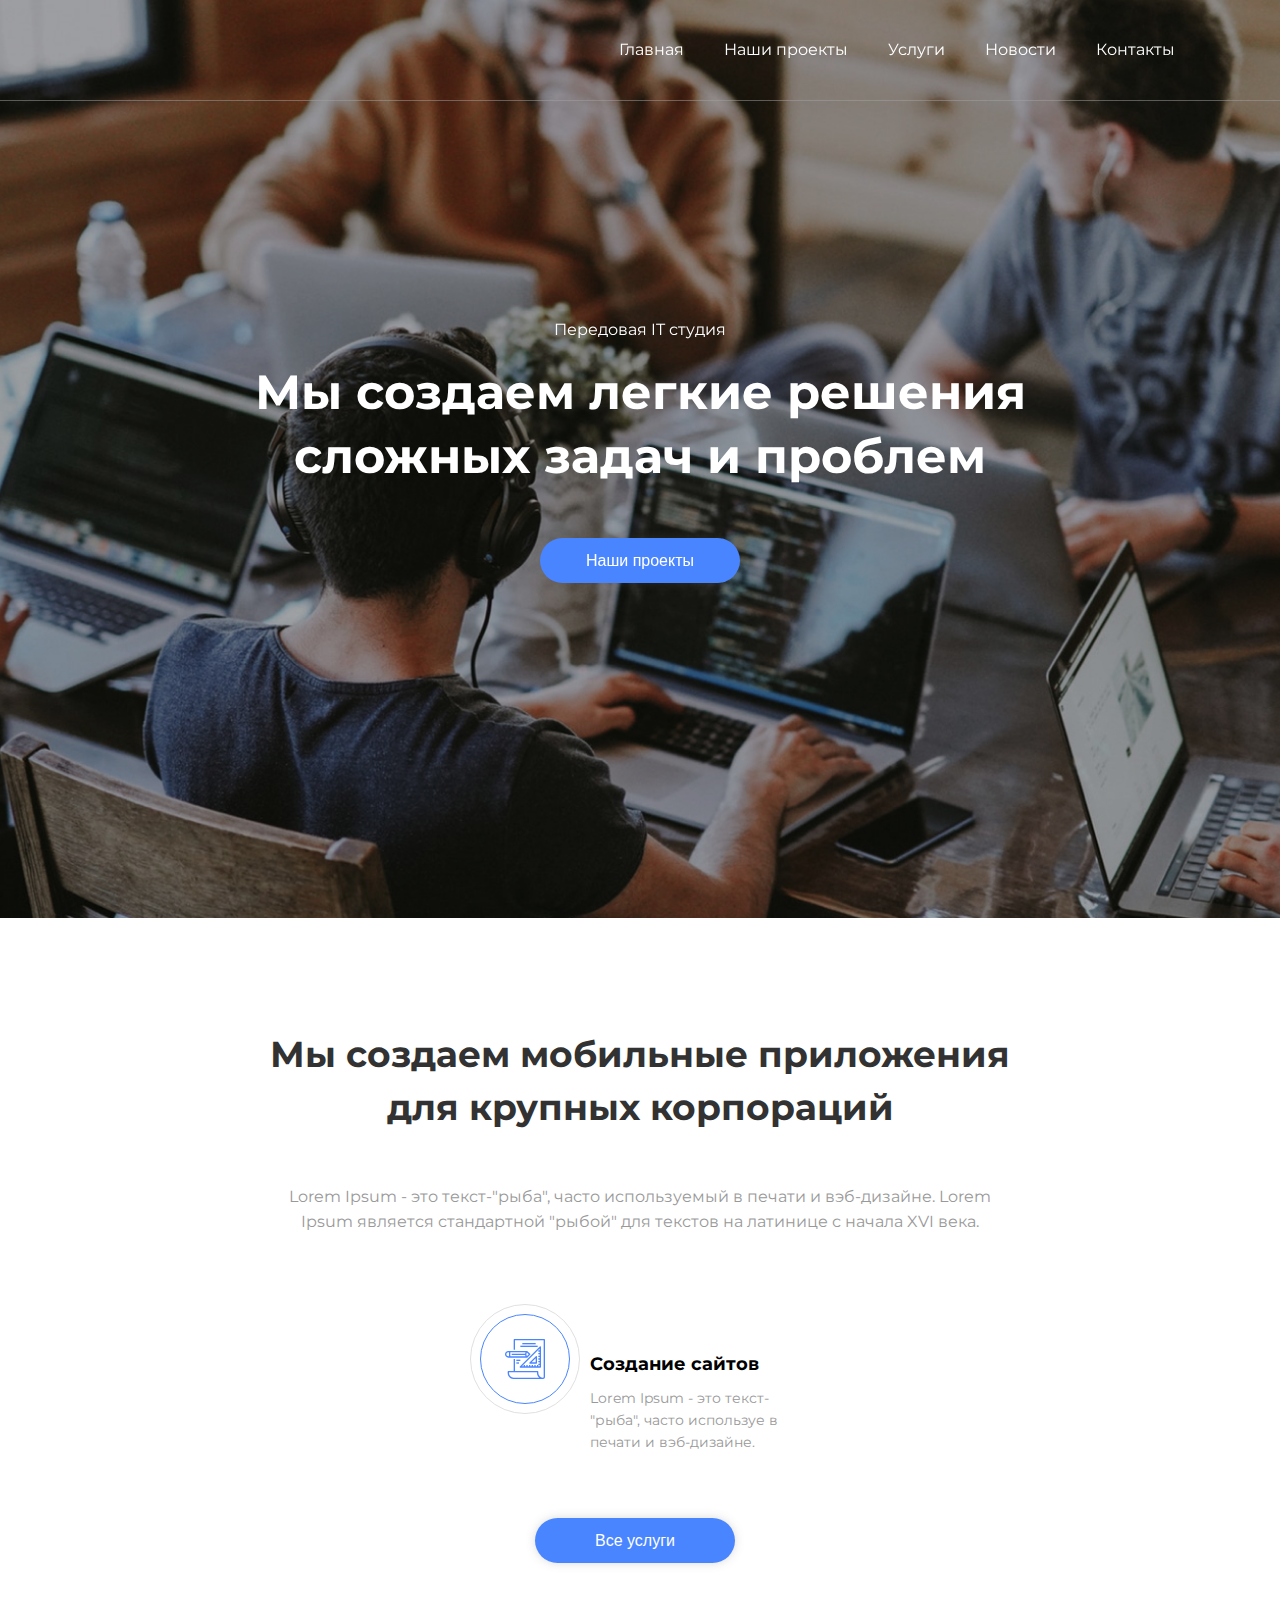
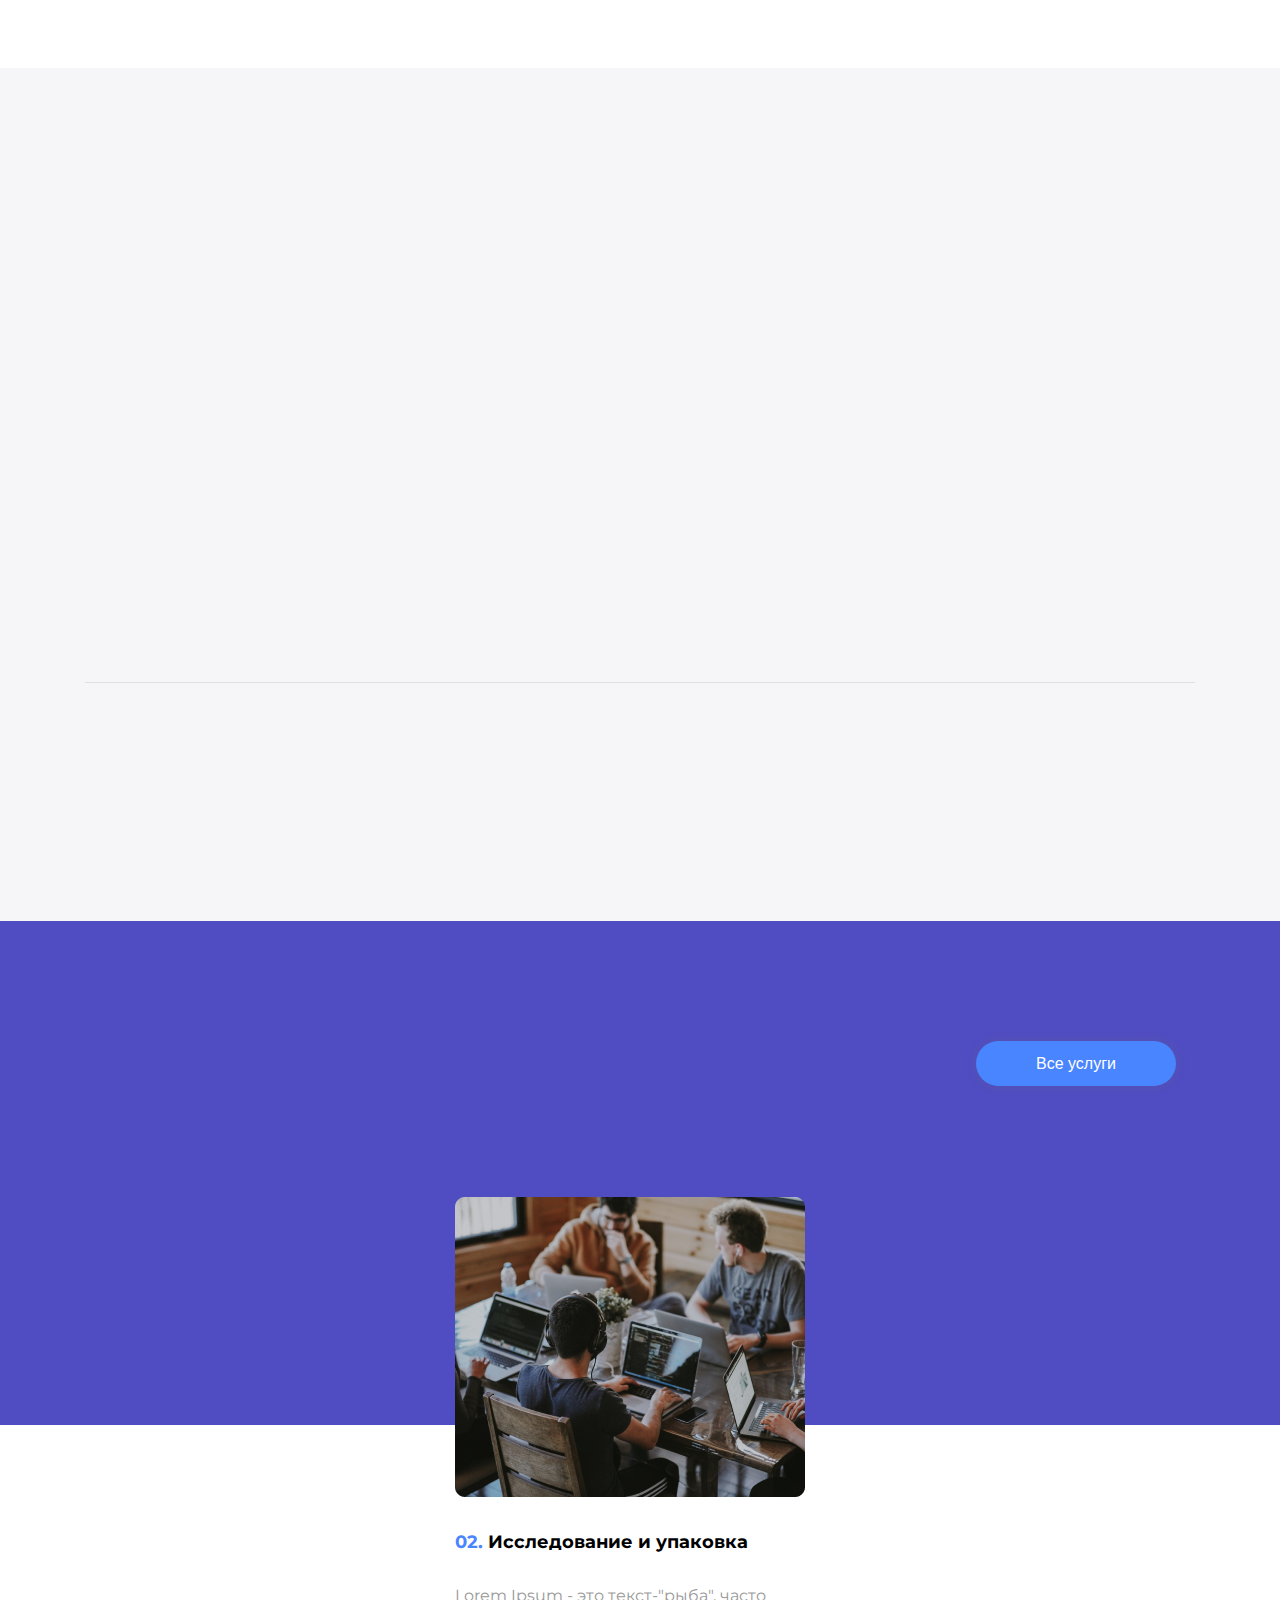
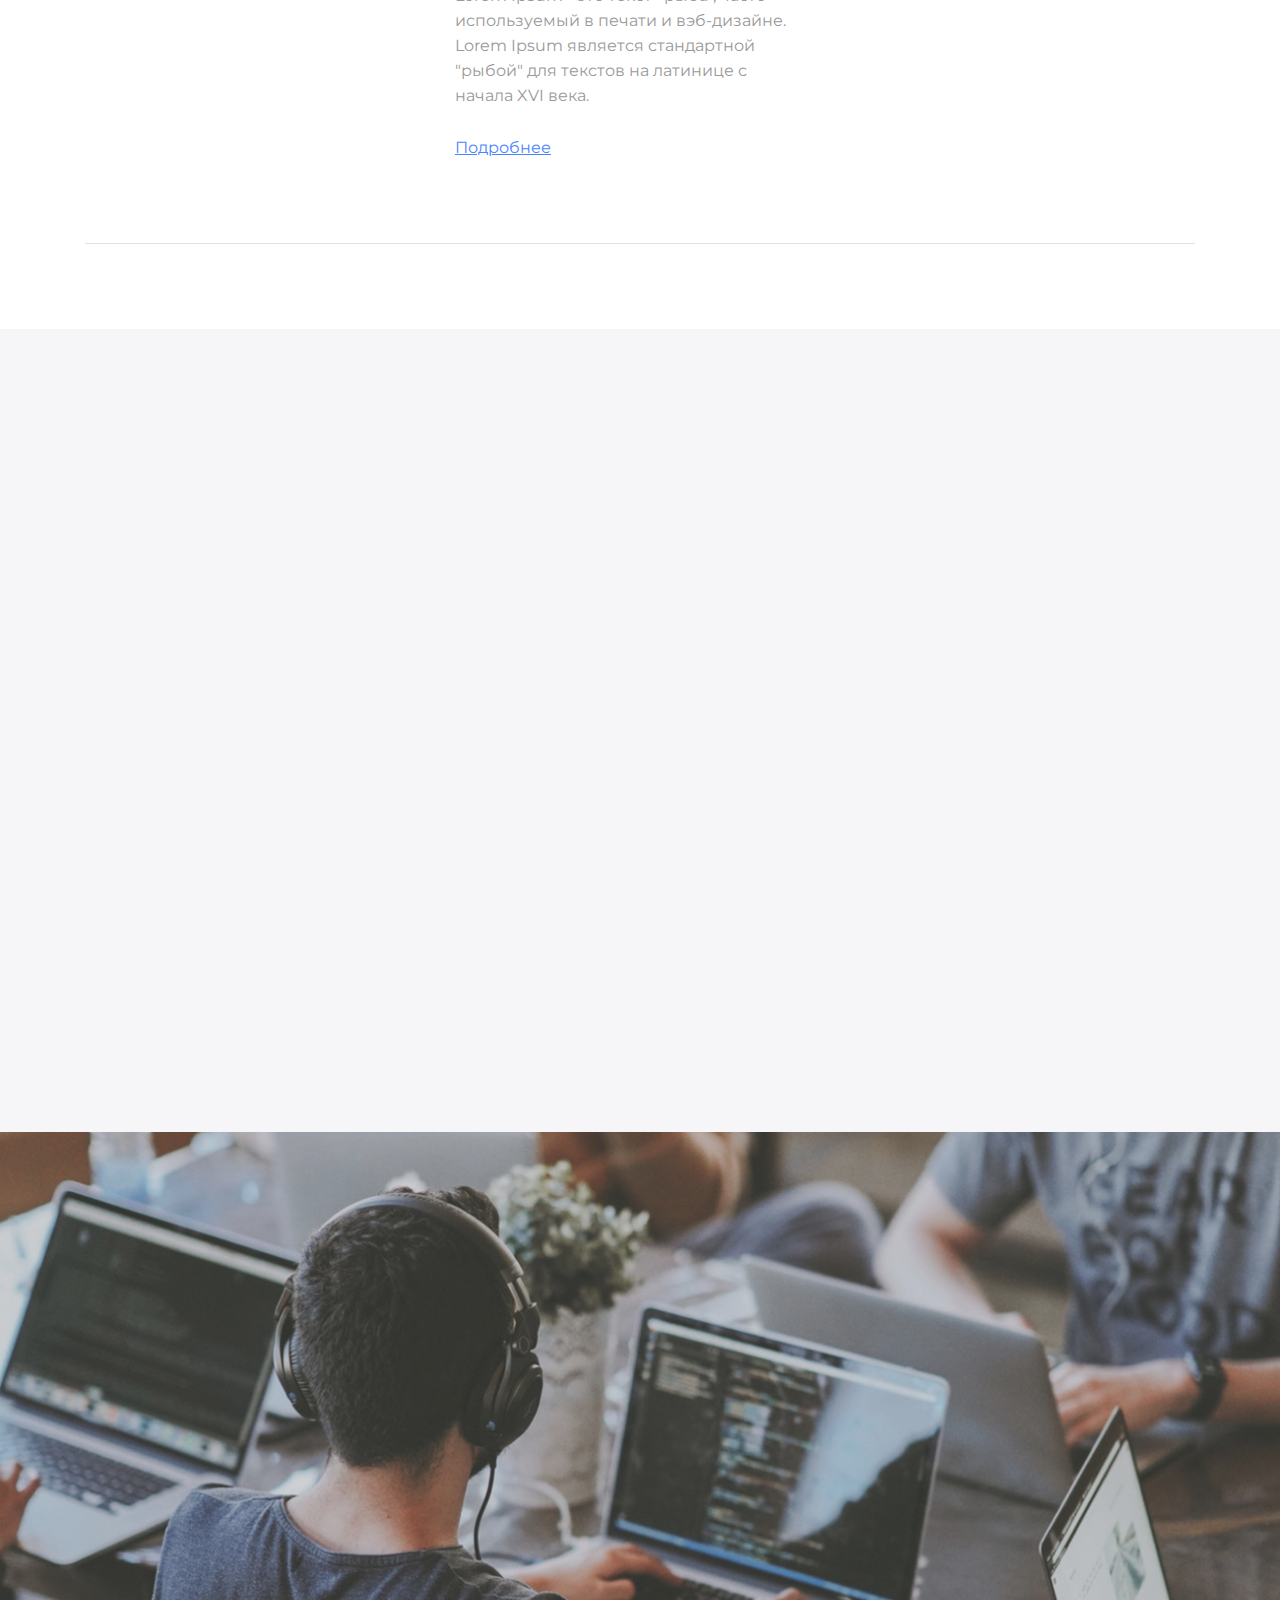
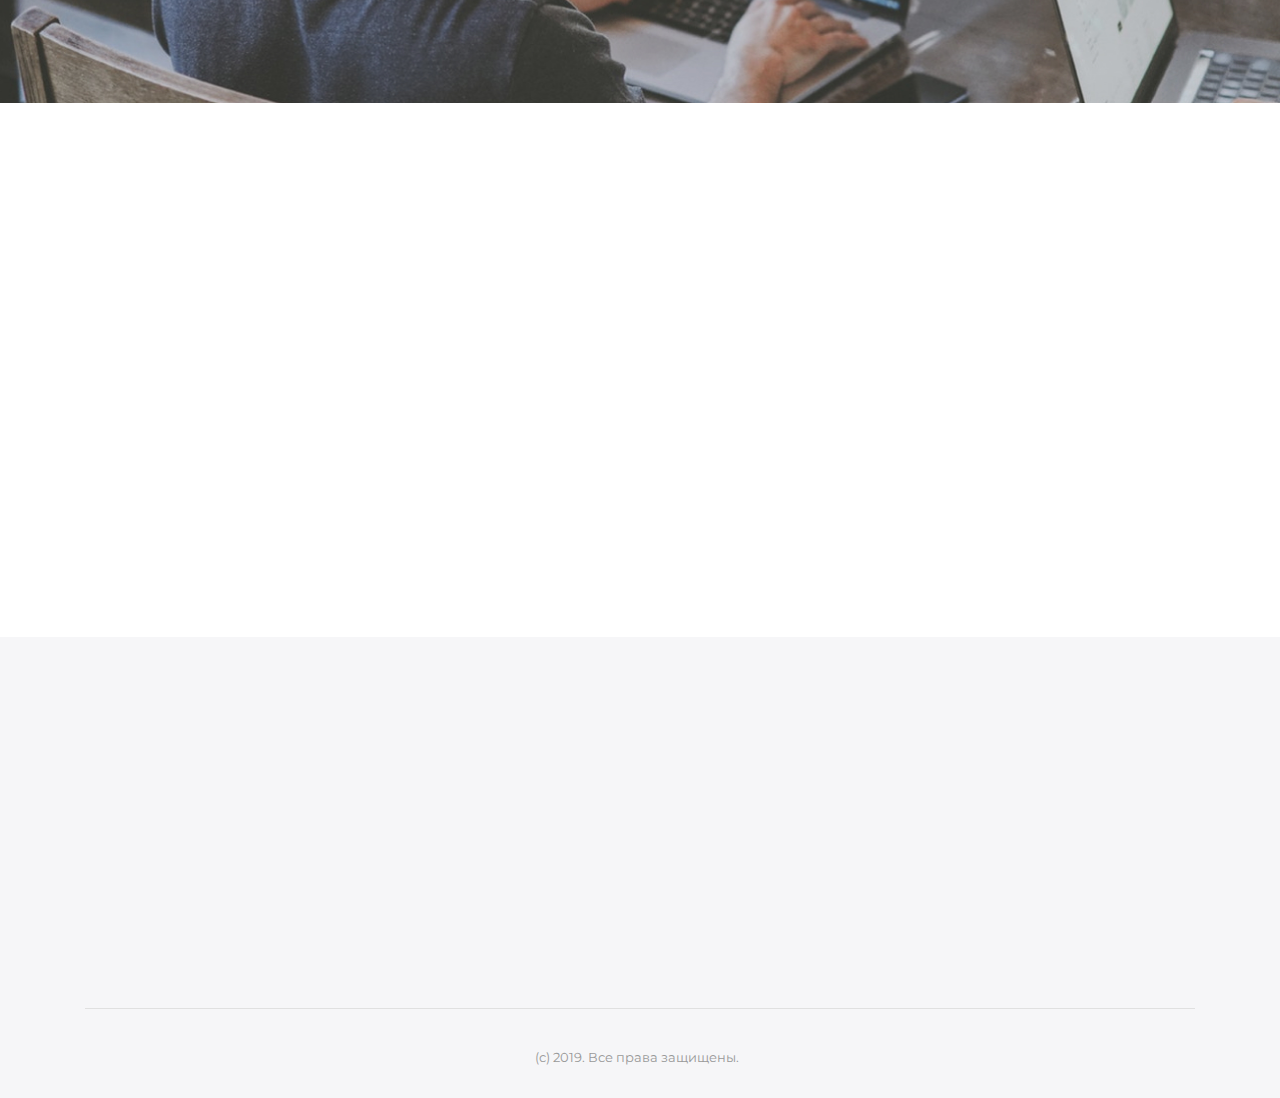
<file: idnex.html>
<!DOCTYPE html>
<html lang="en">
<head>
    <meta charset="UTF-8">
    <meta name="viewport" content="width=device-width, initial-scale=1.0">
    <meta property="og:title" content="IT - Studio">
    <meta property="og:description" content="Lorem Ipsum is simply dummy text of the printing and typesetting industry. Lorem Ipsum has been the industry's standard dummy text ever since the 1500s, when an unknown printer took a galley of type and scrambled it to make a type specimen book.">
    <meta property="og:image" content="./img/hero/hero-bg.jpg">
    <link rel="stylesheet" href="./css/index.css">
    <link rel="stylesheet" href="./css/aos.css">
    <link href="https://fonts.googleapis.com/css2?family=Montserrat:wght@400;700&display=swap" rel="stylesheet">
    <link rel="icon" href="./img/header/icon.png">
    <title>IT Studio</title>
</head>
<body>

    <header class="header">
        <div class="container">
            <div class="header__content">
                <nav class="header__nav">
                    <ul class="header__menu flex">
                        <li><a class="header__link" href="">Главная</a></li>
                        <li><a class="header__link" href="">Наши проекты</a></li>
                        <li><a class="header__link" href="">Услуги</a></li>
                        <li><a class="header__link" href="">Новости</a></li>
                        <li><a class="header__link" href="">Контакты</a></li>
                    </ul>
                </nav>
            </div>
        </div>
    </header>

    <section class="hero">
        <div class="container">
            <div class="hero__content" data-aos="fade-down">
                <p class="hero__subtitle">Передовая IT студия</p>
                <h1 class="hero__title">Мы создаем легкие решения <br>
                    сложных задач и проблем</h1>
                <button class="hero__btn">Наши проекты</button>
            </div>
        </div>
    </section>

    <section class="services">
        <div class="container">
            <div class="services__content">
                <h2 class="services__title">Мы создаем мобильные приложения <br> для крупных корпораций</h2>
                <p class="services__subtitle">Lorem Ipsum - это текст-"рыба", часто используемый в печати и вэб-дизайне. Lorem <br>Ipsum является стандартной "рыбой" для текстов на латинице с начала XVI века. </p>
                <div class="services__row flex">
                    <div class="col-4" data-aos="fade-right">
                        <img class="services__icon" src="./img/services/icon.svg" alt="">
                        <div class="services__text">
                            <h4 class="services__item">Создание сайтов</h4>
                            <p class="services__description">Lorem Ipsum - это текст- "рыба", часто используе в печати и вэб-дизайне.</p>
                        </div>
                    </div>
                    <div class="col-4">
                        <img class="services__icon" src="./img/services/icon.svg" alt="">
                        <div class="services__text">
                            <h4 class="services__item">Создание сайтов</h4>
                            <p class="services__description">Lorem Ipsum - это текст- "рыба", часто используе в печати и вэб-дизайне.</p>
                        </div>
                    </div>
                    <div class="col-4" data-aos="fade-left">
                        <img class="services__icon" src="./img/services/icon.svg" alt="">
                        <div class="services__text">
                            <h4 class="services__item">Создание сайтов</h4>
                            <p class="services__description">Lorem Ipsum - это текст- "рыба", часто используе в печати и вэб-дизайне.</p>
                        </div>
                    </div>
                </div>
                <button class="services__btn">Все услуги</button>
            </div>
        </div>
    </section>

    <section class="about">
        <div class="container">
            <div class="about__content row">
                <div class="col-6" data-aos="fade-right">
                    <h5 class="about__title">Высокие стандарты
                        разработки</h5>
                    <p class="about__description">Lorem Ipsum - это текст-"рыба", часто используемый в <br> печати и вэб-дизайне. Lorem Ipsum является стандартной "рыбой" для текстов на латинице с начала XVI <br> века.  стандартной "рыбой" для текстов на латинице с начала <br>  XVI века. </p>
                    <a href="#" class="about__link">Подробнее о компании</a>
                </div>
                <div class="col-6" data-aos="fade-left">
                    <img class="about__img" src="./img/about/about-img.png" alt="">
                </div>
                <hr class="about__hr" size="1px" width="1110px" color="#E0E0E0">
                <div class="about__project row" data-aos="fade-down">
                    <div class="about__block row">
                        <img src="./img/about/about icon.svg" alt="">
                        <p class="about__numbers">125</p>
                        <p class="about__text">Our projects</p>
                    </div>
                    <div class="about__block row">
                        <img src="./img/about/about icon.svg" alt="">
                        <p class="about__numbers">85</p>
                        <p class="about__text">Our projects</p>
                    </div>
                    <div class="about__block row">
                        <img src="./img/about/about icon.svg" alt="">
                        <p class="about__numbers">69</p>
                        <p class="about__text">Our projects</p>
                    </div>
                    <div class="about__block row">
                        <img src="./img/about/about icon.svg" alt="">
                        <p class="about__numbers">75</p>
                        <p class="about__text">Our projects</p>
                    </div>
                    <div class="about__block row">
                        <img src="./img/about/about icon.svg" alt="">
                        <p class="about__numbers">52</p>
                        <p class="about__text">Our projects</p>
                    </div>
                </div>
            </div>
        </div>
    </section>

    <section class="works"> 
        <div class="container">
            <div class="works__content row">
                <h2 class="works__title" data-aos="fade-down">Наши работы, на которых <br> 
                    мы специализируемся</h2>
                <button class="works__btn">Все услуги</button>
                <div class="col-4" data-aos="fade-right">
                    <img class="works__img" src="./img/works/works-img.png" alt="">
                    <h6 class="works__text"><span>01.</span> Исследование и упаковка</h6>
                    <p class="works__description">Lorem Ipsum - это текст-"рыба", часто используемый в печати и вэб-дизайне. Lorem Ipsum является стандартной <br> "рыбой" для текстов на латинице с <br> начала XVI века.</p>
                    <a class="works__link" href="#">Подробнее</a>
                </div>
                <div class="col-4">
                    <img class="works__img" src="./img/works/works-img.png" alt="">
                    <h6 class="works__text"><span>02.</span> Исследование и упаковка</h6>
                    <p class="works__description">Lorem Ipsum - это текст-"рыба", часто используемый в печати и вэб-дизайне. Lorem Ipsum является стандартной <br> "рыбой" для текстов на латинице с <br> начала XVI века.</p>
                    <a class="works__link" href="#">Подробнее</a>
                </div>
                <div class="col-4" data-aos="fade-left">
                    <img class="works__img" src="./img/works/works-img.png" alt="">
                    <h6 class="works__text"><span>03.</span> Исследование и упаковка</h6>
                    <p class="works__description">Lorem Ipsum - это текст-"рыба", часто используемый в печати и вэб-дизайне. Lorem Ipsum является стандартной <br> "рыбой" для текстов на латинице с <br> начала XVI века.</p>
                    <a class="works__link" href="#">Подробнее</a>
                </div>
                <hr class="works__hr" size="1px" width="1110px" color="#E0E0E0">
            </div>
        </div>
    </section>

    <section class="projects">
        <div class="container">
            <div class="projects__content" data-aos="fade-down">
                <h2 class="projects__title">Наши проекты</h2>
                <p class="projects__subtitle">Lorem Ipsum - это текст-"рыба", часто используемый в печати и вэб-дизайне. Lorem <br> Ipsum является стандартной "рыбой" для текстов на латинице с начала XVI века. </p>
                    <div class="projects__row row">
                        <img class="projects__img" src="./img/projects/projects.png" alt="">
                        <img class="projects__img" src="./img/projects/projects.png" alt="">
                        <img class="projects__img" src="./img/projects/projects.png" alt="">
                        <img class="projects__img" src="./img/projects/projects.png" alt="">
                    </div>
                <button class="projects__btn">Все проекты</button>
            </div>
        </div>
    </section>

    <section class="video">
        <div class="container">
            <div class="video__content" data-aos="fade-down">
                <h2 class="video__title">Видео о нашей работе</h2>
                <p class="video__subtitle">Просто посмотрите, как мы работаем</p>
                <img class="video__image" src="./img/video/video-img.png" alt="">
                <button class="video__btn">
                    <img class="video__icon" src="./img/video/play-btn.svg" alt="">
                    <p class="video__btn-description">Смотреть видео</p>
                </button>
            </div>
        </div>
    </section>

    <section class="subcribe">
        <div class="container">
            <div class="subcribe__content" data-aos="fade-down">
                <hr class="subcribe__hr" size="1px" width="1110px" color="#E0E0E0">
                <h2 class="subcribe__title">Подпишитесь на нашу рассылку</h2>
                <p class="subcribe__subtitle">Полезные статьи, акции, новости - получите все это сейчас!</p>
                    <label for="">
                        <input class="subcribe__input" type="text" placeholder="Ваш e-mail">
                        <button class="subcribe__btn" >Подписаться</button>
                    </label>
                <div class="subcribe__description">Мы не шлем спам, и передаем никому ваши данные.</div>
            </div>
        </div>
    </section>

    <footer class="footer">
        <div class="container">
            <div class="footer__content row">
                <div class="col-3">
                    <div class="footer__nav" data-aos="fade-down"
                    data-aos-duration="1000">
                        <h3 class="footer__title">Контактная информация</h3>
                        <a href="" class="footer__item">maksim.lyanko@bk.ru</a>
                        <a href="" class="footer__item">+8 777 555 66 99</a>
                        <a href="" class="footer__item">Москва, Бульвар Ленина 33</a>
                    </div>
                </div>
                <div class="col-3">
                    <div class="footer__nav" data-aos="fade-down"
                    data-aos-duration="1500">
                        <h3 class="footer__title">Основные ссылки</h3>
                        <a href="" class="footer__item">Главная</a>
                        <a href="" class="footer__item">Наши проекты</a>
                        <a href="" class="footer__item">Наши услуги</a>
                        <a href="" class="footer__item">Контакты</a>
                    </div>
                </div>
                <div class="col-3">
                    <div class="footer__nav" data-aos="fade-down"
                    data-aos-duration="2000">
                        <h3 class="footer__title">Наши проекты</h3>
                        <a href="" class="footer__item">РосНано</a>
                        <a href="" class="footer__item">Сколково</a>
                        <a href="" class="footer__item">Проект “Восток”</a>
                        <a href="" class="footer__item">ТЭЦ Калининграда</a>
                    </div>
                </div>
                <div class="col-3">
                    <div class="footer__nav" data-aos="fade-down"
                    data-aos-duration="2500">
                        <h3 class="footer__title">Социальные сети</h3>
                        <a href="" class="footer__item">VK.com</a>
                        <a href="" class="footer__item">Instagram</a>
                        <a href="" class="footer__item">Facebook</a>
                        <a href="" class="footer__item">Twitter</a>
                    </div>
                </div>
                <hr class="footer__hr" size="1px" width="1110px" color="#E0E0E0">
                <span class="footer__author">(с) 2019. Все права защищены.</span>
            </div>
        </div>
    </footer>


    <script src="./js/Jquery3.4.1.min.js"></script>
    <script src="./js/aos.js"></script>
    <script src="./js/index.js"></script>

    <script>
        AOS.init();
      </script>

</body>
</html>
</file>
<file: css/index.css>
body {
  margin: 0;
  font-family: 'Montserrat', sans-serif;
}

ul {
  list-style: none;
  padding: 0;
  margin: 0;
}

a {
  text-decoration: none;
}

h1, h2, h3, h4, h5, h6, p {
  padding: 0;
  margin: 0;
}

input {
  margin: 0;
  padding: 0;
  border: none;
  outline: none;
}

button {
  cursor: pointer;
  outline: none;
  border: none;
}

button:active {
  transform: scale(0.97);
}

.container {
  max-width: 1110px;
  margin: auto;
}

.flex {
  display: flex;
}

.row {
  display: flex;
  flex-wrap: wrap;
}

.col-3 {
  width: 25%;
}

.col-4 {
  width: 33.33%;
}

.col-6 {
  width: 50%;
}

@media screen and (max-width: 375px) {
  html, body {
    overflow-x: hidden;
  }
  html.lock {
    overflow-y: hidden;
  }
  .col-4, .col-6, .col-3 {
    width: 100%;
  }
  hr {
    width: 320px;
  }
  .header .header__burger {
    display: block;
    right: 25px;
    top: 25px;
  }
  .header .header__menu {
    position: fixed;
    transform: translateX(150%);
    transition: 1s;
    justify-content: center;
    align-items: center;
    flex-direction: column;
    background-color: #4985FF;
    width: 100%;
    height: 100vh;
    margin: 0;
  }
  .header .header__menu.active {
    transform: translateX(0);
    transition: 1s;
  }
  .header .header__link {
    font-size: 32px;
    line-height: 70px;
  }
  .header .header__link::before {
    display: none;
  }
  .hero .hero__subtitle {
    margin-top: 170px;
  }
  .hero .hero__title {
    font-size: 38px;
    line-height: 54px;
  }
  .hero .hero__btn {
    margin-bottom: 200px;
  }
  .services .services__row {
    flex-wrap: wrap;
  }
  .services .services__title {
    font-size: 24px;
    line-height: 40px;
  }
  .services .services__btn {
    margin: 20px 0 80px 90px;
  }
  .about .about__content {
    text-align: center;
  }
  .about .about__title {
    padding-top: 100px;
  }
  .about .about__img {
    width: 375px;
    padding: 80px 0 0 0;
  }
  .about .about__block {
    margin-left: 15px;
  }
  .works .works__content {
    text-align: center;
  }
  .works .works__title {
    font-size: 24px;
    line-height: 41px;
    margin-left: 15px;
  }
  .works .works__btn {
    display: none;
  }
  .works .works__hr {
    margin: 85px 25px;
  }
  .projects .projects__img {
    padding-left: 55px;
  }
  .projects .projects__btn {
    margin: 100px 0 100px 0;
  }
  .video {
    height: 500px;
  }
  .video .video__image {
    width: 375px;
    left: 0;
    top: 275px;
  }
  .video .video__btn {
    margin-top: 105px;
    width: 250px;
    height: 55px;
  }
  .video .video__icon {
    width: 40px;
    top: 7px;
    left: 30px;
  }
  .video .video__btn-description {
    top: 16px;
    left: 90px;
  }
  .subcribe .subcribe__hr {
    margin-top: 100px;
  }
  .subcribe .subcribe__input {
    width: 360px;
  }
  .subcribe .subcribe__btn {
    width: 140px;
    right: 5px;
    top: 209px;
  }
  .footer .footer__content {
    text-align: center;
  }
  .footer .footer__author {
    transform: translateX(90px);
  }
  .footer .footer__item {
    padding-left: 0;
  }
  .footer .footer__item::before {
    display: none;
  }
}

.header {
  position: absolute;
  width: 100%;
  z-index: 1;
}

.header__burger {
  position: fixed;
  display: none;
  width: 50px;
  height: 50px;
  background: #4985FF;
  border-radius: 50%;
  z-index: 10;
  cursor: pointer;
}

.header__burger-line {
  position: relative;
  margin: 50% 0 0 50%;
  transform: translate(-50%, -50%);
  display: block;
  height: 3px;
  width: 30px;
  background-color: #FFFFFF;
}

.header__burger-line::before, .header__burger-line::after {
  content: '';
  position: absolute;
  width: 100%;
  height: 3px;
  background: #FFFFFF;
}

.header__burger-line::before {
  top: -8px;
}

.header__burger-line::after {
  top: 8px;
}

.header__burger-line.active {
  background-color: #4985FF;
}

.header__burger-line.active::before {
  top: 0;
  transform: rotate(-45deg);
  transition: 0.3s;
}

.header__burger-line.active::after {
  top: 0;
  transform: rotate(45deg);
  transition: 0.3s;
}

.header::before {
  content: "";
  position: absolute;
  top: 100px;
  left: 0;
  width: 100%;
  height: 1px;
  background: #A1A1A1;
  opacity: 0.5;
}

.header__menu {
  margin-top: 40px;
  justify-content: flex-end;
}

.header__link {
  position: relative;
  padding: 0 20px;
  font-size: 16px;
  line-height: 20px;
  color: #FFFFFF;
}

.header__link::before {
  content: "";
  position: absolute;
  left: 0;
  bottom: -40px;
  width: 0;
  height: 2px;
  background-color: #FFFFFF;
  transition: 0.3s;
}

.header__link:hover::before {
  width: 100%;
}

.hero {
  background: url(../img/hero/hero-bg.jpg) no-repeat center top;
  background-size:cover;
  position: relative;
}

.hero__content {
  display: flex;
  justify-content: center;
  align-items: center;
  flex-direction: column;
  text-align: center;
}

.hero__subtitle {
  margin-top: 320px;
  font-size: 16px;
  line-height: 20px;
  color: #FFFFFF;
}

.hero__title {
  max-width: 829px;
  font-size: 48px;
  line-height: 64px;
  color: #FFFFFF;
  padding: 20px 0 50px 0;
}

.hero__btn {
  margin-bottom: 335px;
  width: 200px;
  height: 45px;
  background: #4985FF;
  box-shadow: 0px 0px 10px rgba(111, 111, 111, 0.25);
  border-radius: 30px;
  font-size: 16px;
  line-height: 20px;
  color: #FFFFFF;
}

.services__title {
  margin-top: 110px;
  font-weight: bold;
  font-size: 36px;
  line-height: 53px;
  text-align: center;
  color: #323232;
}

.services__subtitle {
  margin-top: 50px;
  font-size: 16px;
  line-height: 25px;
  text-align: center;
  color: #999999;
}

.services__btn {
  margin: 0 0 105px 450px;
  width: 200px;
  height: 45px;
  background: #4985FF;
  box-shadow: 0px 0px 10px rgba(111, 111, 111, 0.25);
  border-radius: 30px;
  font-size: 16px;
  line-height: 20px;
  color: #FFFFFF;
}

.services__row {
  margin-top: 70px;
  justify-content: space-around;
}

.services__icon {
  padding: 0 15px;
}

.services__text {
  max-width: 226px;
  transform: translate(135px, -65px);
}

.services__item {
  font-size: 18px;
  line-height: 22px;
  color: #000000;
}

.services__description {
  max-width: 222px;
  padding-top: 12px;
  font-size: 14px;
  line-height: 22px;
  color: #999999;
}

.about {
  background-color: #F6F6F8;
}

.about__title {
  padding-top: 152px;
  font-size: 36px;
  line-height: 53px;
  color: #323232;
}

.about__description {
  max-width: 489px;
  padding-top: 40px;
  font-size: 16px;
  line-height: 25px;
  color: #999999;
}

.about__link {
  display: block;
  padding-top: 30px;
  font-size: 16px;
  line-height: 20px;
  text-decoration-line: underline;
  color: #4985FF;
}

.about__img {
  padding: 100px 0 0 45px;
}

.about__hr {
  margin-top: 90px;
}

.about__project {
  justify-content: space-around;
}

.about__block {
  width: 115px;
  height: 90px;
  margin: 70px 0px 70px 90px;
}

.about__numbers {
  font-size: 36px;
  line-height: 53px;
  color: #000000;
  padding-left: 20px;
}

.about__text {
  font-weight: normal;
  font-size: 16px;
  line-height: 25px;
  color: #999999;
}

.works {
  background: linear-gradient(to bottom, #504DC2 50%, #FFFFFF 50%);
}

.works__title {
  font-size: 36px;
  line-height: 53px;
  color: #FFFFFF;
  margin-top: 100px;
}

.works__btn {
  width: 200px;
  height: 45px;
  background: #4985FF;
  box-shadow: 0px 0px 10px rgba(111, 111, 111, 0.25);
  border-radius: 30px;
  font-size: 16px;
  line-height: 20px;
  color: #FFFFFF;
  margin: 120px 0 0 385px;
}

.works__img {
  padding-top: 70px;
}

.works__text {
  padding-top: 30px;
  font-size: 18px;
  line-height: 22px;
}

.works__description {
  max-width: 350px;
  padding-top: 30px;
  font-size: 16px;
  line-height: 25px;
  color: #999999;
}

.works__link {
  display: block;
  padding-top: 30px;
  font-size: 16px;
  line-height: 20px;
  text-decoration-line: underline;
  color: #4985FF;
}

.works__hr {
  margin: 85px 0;
}

.works span {
  color: #4985FF;
}

.projects {
  background: #F6F6F8;
}

.projects__content {
  text-align: center;
}

.projects__title {
  padding-top: 100px;
  font-size: 36px;
  line-height: 53px;
  color: #000000;
}

.projects__subtitle {
  padding-top: 50px;
  font-size: 16px;
  line-height: 25px;
  color: #999999;
}

.projects__img {
  padding: 70px 0 0 15px;
}

.projects__btn {
  width: 200px;
  height: 45px;
  background: #4985FF;
  box-shadow: 0px 0px 10px rgba(111, 111, 111, 0.25);
  border-radius: 30px;
  font-size: 16px;
  line-height: 20px;
  color: #FFFFFF;
  margin: 50px 0 130px 0;
}

.video {
  background: url(../img/video/video-bg.jpg) no-repeat center;
  background-size:cover;
}

.video__content {
  position: relative;
  text-align: center;
}

.video__title {
  padding-top: 70px;
  font-size: 36px;
  line-height: 53px;
  color: #FFFFFF;
}

.video__subtitle {
  padding-top: 30px;
  font-size: 16px;
  line-height: 25px;
  color: #FFFFFF;
}

.video__image {
  position: absolute;
  z-index: 0;
  left: 60px;
  top: 210px;
}

.video__btn {
  position: relative;
  margin: 235px 0 58px 0;
  width: 300px;
  height: 100px;
  background: transparent;
  border: 1px solid #FFFFFF;
  box-sizing: border-box;
  border-radius: 200px;
}

.video__icon {
  position: absolute;
  top: 20px;
  left: 40px;
}

.video__btn-description {
  position: absolute;
  top: 40px;
  left: 125px;
  font-size: 16px;
  line-height: 25px;
  color: #FFFFFF;
}

.subcribe__content {
  position: relative;
  text-align: center;
}

.subcribe__hr {
  margin-top: 165px;
}

.subcribe__title {
  margin-top: 85px;
  font-size: 18px;
  line-height: 22px;
  color: #000000;
}

.subcribe__subtitle {
  margin-top: 20px;
  font-size: 16px;
  line-height: 25px;
  color: #999999;
}

.subcribe__description {
  margin: 35px 0 85px 0;
  font-size: 13px;
  line-height: 21px;
  color: #999999;
}

.subcribe__input {
  margin-top: 30px;
  padding: 15px 0 13px 33px;
  font-size: 13px;
  line-height: 21px;
  color: #999999;
  width: 489px;
  height: 45px;
  background: #FFFFFF;
  border: 1px solid #F2F2F2;
  box-sizing: border-box;
  box-shadow: 0px 0px 10px rgba(111, 111, 111, 0.25);
  border-radius: 30px;
}

.subcribe__btn {
  width: 200px;
  height: 45px;
  background: #4985FF;
  box-shadow: 0px 0px 10px rgba(111, 111, 111, 0.25);
  border-radius: 30px;
  font-size: 16px;
  line-height: 20px;
  color: #FFFFFF;
  position: absolute;
  top: 182px;
  right: 310px;
  border-top-left-radius: 0;
  border-bottom-left-radius: 0;
}

.footer {
  background: #F6F6F8;
}

.footer__nav {
  display: flex;
  flex-direction: column;
  margin-top: 70px;
}

.footer__item {
  position: relative;
  padding: 30px 0 0 20px;
  font-size: 14px;
  line-height: 22px;
  color: #999999;
}

.footer__item::before {
  content: '';
  position: absolute;
  width: 5px;
  height: 5px;
  border: 1px solid #999999;
  border-left: none;
  border-bottom: none;
  transform: rotate(45deg);
  left: 0px;
  bottom: 9px;
}

.footer__hr {
  margin-top: 70px;
}

.footer__author {
  padding: 30px 0;
  font-size: 13px;
  line-height: 21px;
  color: #999999;
  transform: translateX(450px);
}
</file>
